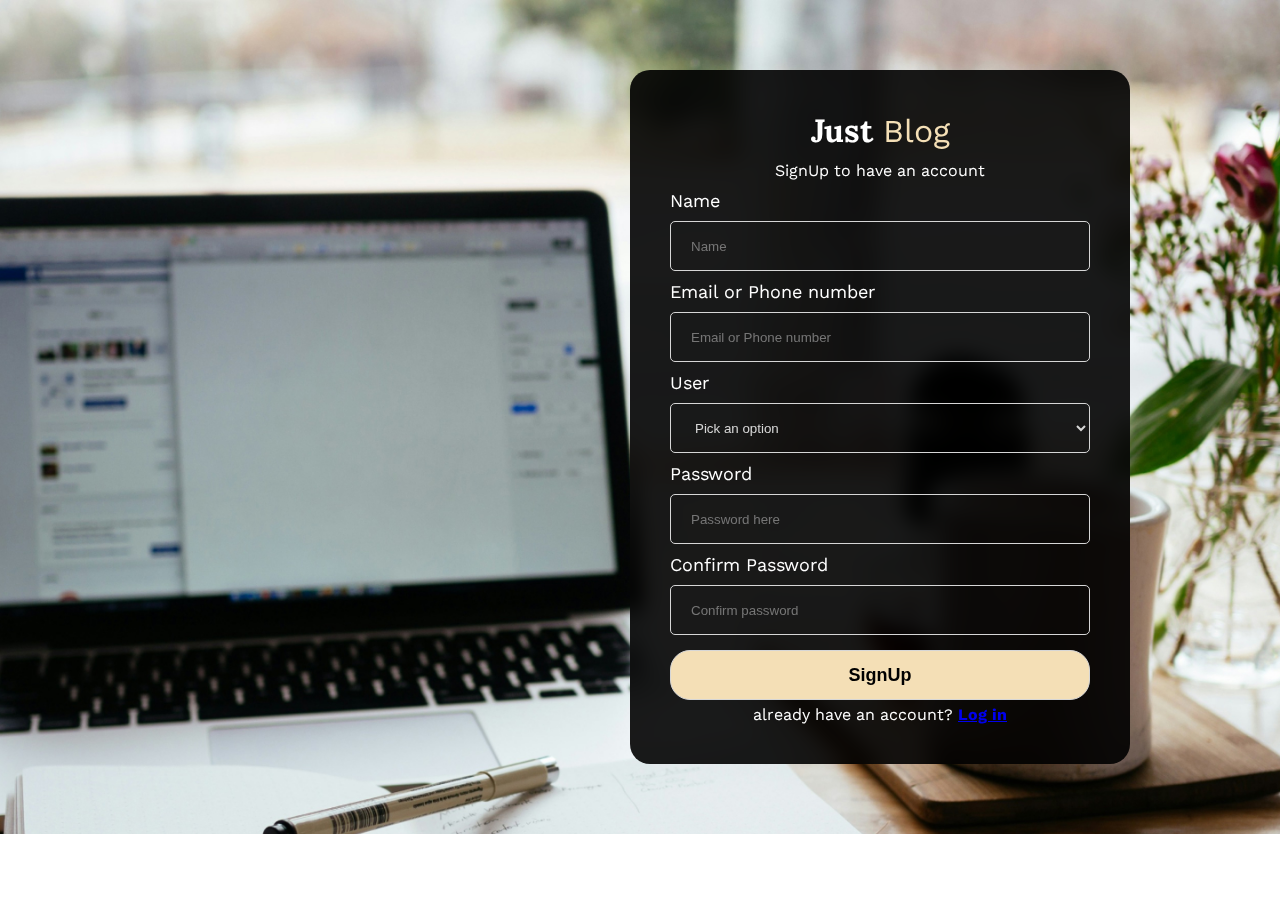
<file: index.html>
<!DOCTYPE html>
<html lang="en">
<head>
    <meta charset="UTF-8">
    <meta name="viewport" content="width=device-width, initial-scale=1.0">
    <title>Just Blog</title>
    <link rel="stylesheet" href="./styles/index.css">
    <link rel="preconnect" href="https://fonts.googleapis.com">
<link rel="preconnect" href="https://fonts.gstatic.com" crossorigin>
<link href="https://fonts.googleapis.com/css2?family=Work+Sans:ital,wght@0,100..900;1,100..900&display=swap" rel="stylesheet">
<link rel="preconnect" href="https://fonts.googleapis.com">
<link rel="preconnect" href="https://fonts.gstatic.com" crossorigin>
<link href="https://fonts.googleapis.com/css2?family=Poppins:ital,wght@0,100;0,200;0,300;0,400;0,500;0,600;0,700;0,800;0,900;1,100;1,200;1,300;1,400;1,500;1,600;1,700;1,800;1,900&display=swap" rel="stylesheet">
<link rel="preconnect" href="https://fonts.googleapis.com">
<link rel="preconnect" href="https://fonts.gstatic.com" crossorigin>
<link href="https://fonts.googleapis.com/css2?family=Lora:ital,wght@0,400..700;1,400..700&display=swap" rel="stylesheet">
</head>
<body>
    <div class="main-body-container">

        <div class="sign-up-box">

            <div class="head-text">
                <h1><span class="first-head-text">Just</span><span class="second-head-text">Blog</span></h1>
                <p class="third-head-text">SignUp to have an account</p>
            </div>

            <form action="">
             <div>
                <label class="block-label" for="name">Name</label>
             <input type="text" id="name" placeholder="Name">
             </div>
             <div>
                <label class="block-label" for="email">Email or Phone number</label>
             <input type="text" id="email" placeholder="Email or Phone number">
             </div>
             <div>
                <label class="block-label" for="user">User</label>
             <!-- <input type="text" id="user" placeholder="Pick an option"> -->

             <select name="user" id="user" >
                <option value="" disabled selected >Pick an option</option>
                <option value="bloggers">Bloggers</option>
                <option value="content creator">Content creator</option>
                <option value="reader">Reader</option>
                <option value="community Member">Community Member</option>
                <option value="small business owner">Small business owner</option>
                <option value="educator">Educator</option>
                <option value="student">Student</option>
                <option value="hobbyist">Hobbyist</option>
                <option value="journalist">Journalist</option>
                <option value="writer">Writer</option>
                <option value="influencer">Influencer</option>
                <option value="other">Other</option>
             </select>
             </div>
             <div>
                <label class="block-label" for="password">Password</label>
             <input type="password" id="password" placeholder="Password here">
             </div>
             <div>
                <label class="block-label" for="confirm" >Confirm Password</label>
             <input type="password" id="confirm" placeholder="Confirm password">
             </div>
            <div class="submit-div">
                <input type="submit" value="SignUp" class="submit-button">
                <p>already have an account? <span class="highlight-text"><a href="./pages/login.html">Log in</a></span></p>
            </div>
            </form>
        </div>
    </div>
    <script src="sign-up.js"></script>
</body>
</html>
</file>
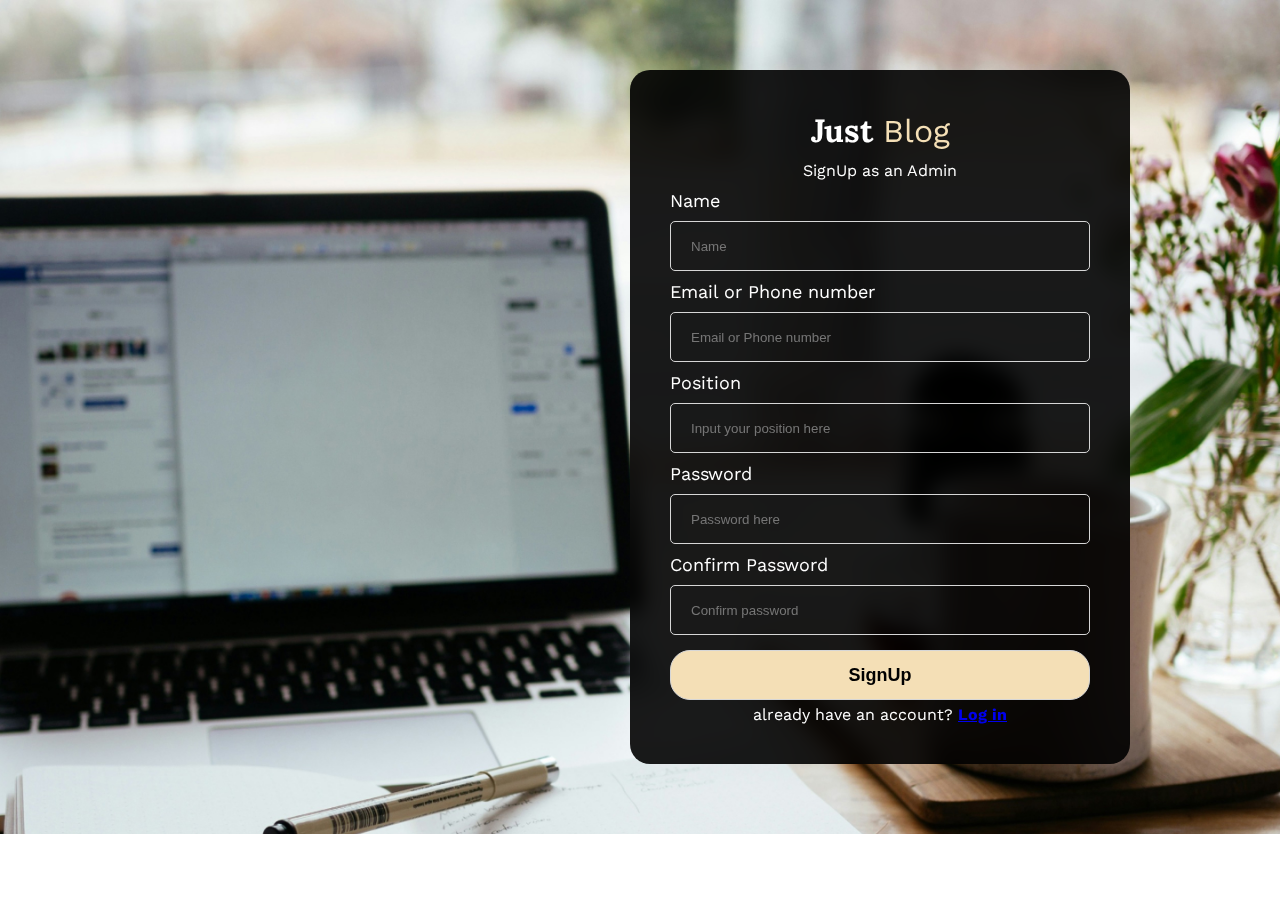
<file: pages/admin-signup.html>
<!DOCTYPE html>
<html lang="en">
<head>
    <meta charset="UTF-8">
    <meta name="viewport" content="width=device-width, initial-scale=1.0">
    <title>Just Blog</title>
    <link rel="stylesheet" href="../styles/index.css">
    <link rel="preconnect" href="https://fonts.googleapis.com">
<link rel="preconnect" href="https://fonts.gstatic.com" crossorigin>
<link href="https://fonts.googleapis.com/css2?family=Work+Sans:ital,wght@0,100..900;1,100..900&display=swap" rel="stylesheet">
<link rel="preconnect" href="https://fonts.googleapis.com">
<link rel="preconnect" href="https://fonts.gstatic.com" crossorigin>
<link href="https://fonts.googleapis.com/css2?family=Poppins:ital,wght@0,100;0,200;0,300;0,400;0,500;0,600;0,700;0,800;0,900;1,100;1,200;1,300;1,400;1,500;1,600;1,700;1,800;1,900&display=swap" rel="stylesheet">
<link rel="preconnect" href="https://fonts.googleapis.com">
<link rel="preconnect" href="https://fonts.gstatic.com" crossorigin>
<link href="https://fonts.googleapis.com/css2?family=Lora:ital,wght@0,400..700;1,400..700&display=swap" rel="stylesheet">
</head>
<body>
    <div class="main-body-container">

        <div class="sign-up-box">

            <div class="head-text">
                <h1><span class="first-head-text">Just</span><span class="second-head-text">Blog</span></h1>
                <p class="third-head-text">SignUp as an Admin</p>
            </div>

            <form action="">
             <div>
                <label class="block-label" for="name">Name</label>
             <input type="text" id="name" placeholder="Name">
             </div>
             <div>
                <label class="block-label" for="email">Email or Phone number</label>
             <input type="text" id="email" placeholder="Email or Phone number">
             </div>
             <div>
                <label class="block-label" for="position">Position</label>
             <input type="text" id="position" placeholder="Input your position here">
             </div>
             <div>
                <label class="block-label" for="password">Password</label>
             <input type="password" id="password" placeholder="Password here">
             </div>
             <div>
                <label class="block-label" for="confirm" >Confirm Password</label>
             <input type="password" id="confirm" placeholder="Confirm password">
             </div>
            <div class="submit-div">
                <input type="submit" value="SignUp" class="submit-button">
                <p>already have an account? <span class="highlight-text"><a href="../pages/login.html">Log in</a></span></p>
            </div>
            </form>
        </div>
    </div>
</body>
</html>
</file>
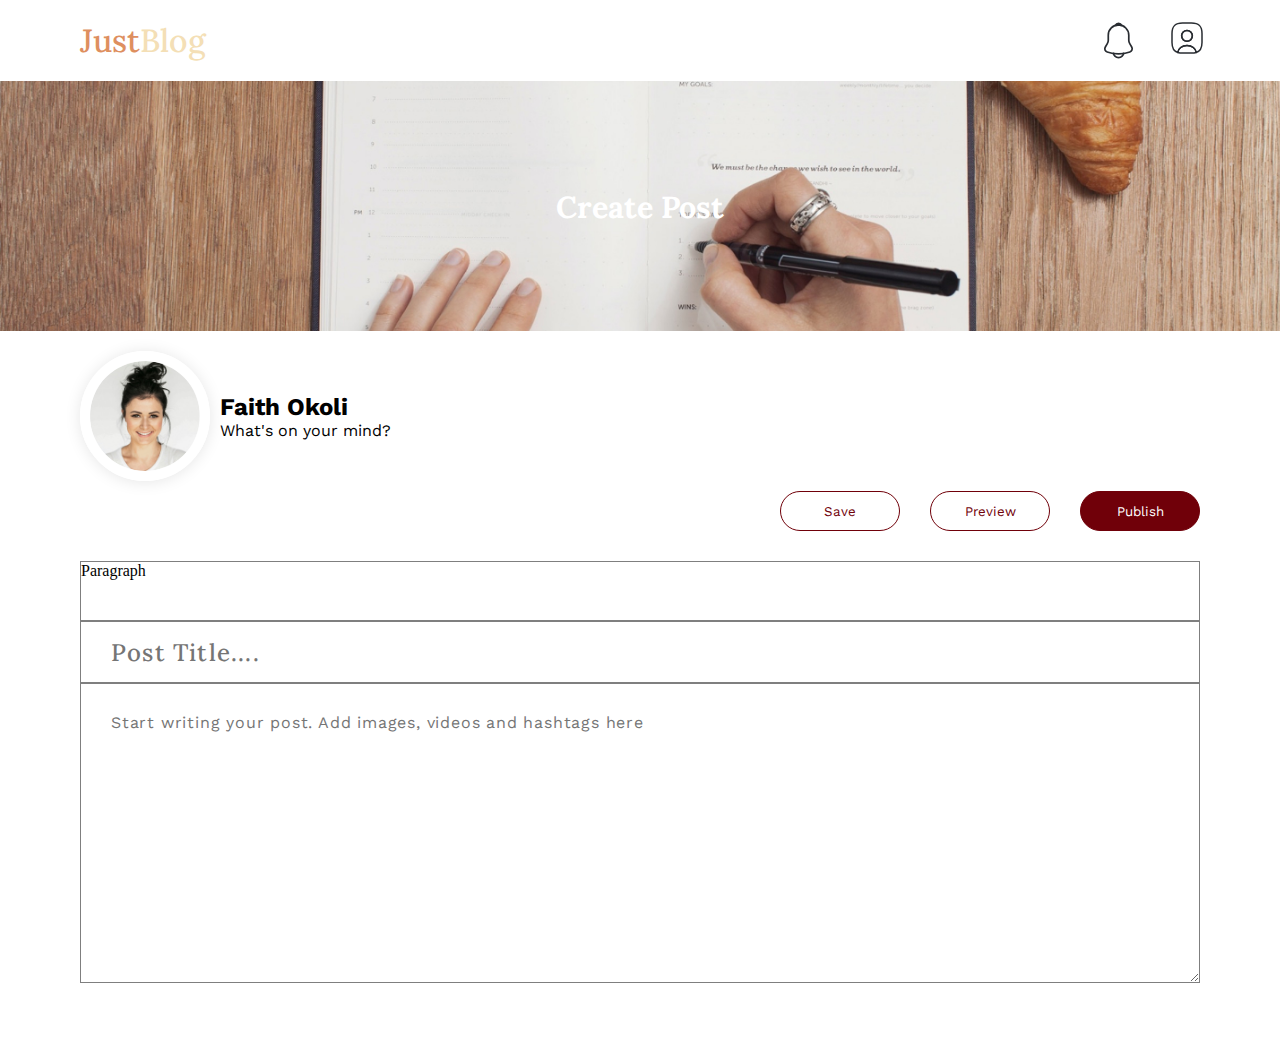
<file: pages/create-post.html>
<!DOCTYPE html>
<html lang="en">
<head>
    <meta charset="UTF-8">
    <meta name="viewport" content="width=device-width, initial-scale=1.0">
    <title>JustBlog</title>
    <link rel="stylesheet" href="../styles/create-post.css">
    <link rel="preconnect" href="https://fonts.googleapis.com">
<link rel="preconnect" href="https://fonts.gstatic.com" crossorigin>
<link href="https://fonts.googleapis.com/css2?family=Work+Sans:ital,wght@0,100..900;1,100..900&display=swap" rel="stylesheet">
<link rel="preconnect" href="https://fonts.googleapis.com">
<link rel="preconnect" href="https://fonts.gstatic.com" crossorigin>
<link href="https://fonts.googleapis.com/css2?family=Poppins:ital,wght@0,100;0,200;0,300;0,400;0,500;0,600;0,700;0,800;0,900;1,100;1,200;1,300;1,400;1,500;1,600;1,700;1,800;1,900&display=swap" rel="stylesheet">
<link rel="preconnect" href="https://fonts.googleapis.com">
<link rel="preconnect" href="https://fonts.gstatic.com" crossorigin>
<link href="https://fonts.googleapis.com/css2?family=Lora:ital,wght@0,400..700;1,400..700&display=swap" rel="stylesheet">
</head>
<body>
    <div class="main-body">

        <nav class="navbar">
            <h1><span class="just-text">Just</span><span class="blog-text">Blog</span></h1>
            <div class="notifications-box">
                <img src="../assets/notification.svg" alt="">
               <a href="../pages/profile-page.html"> <img src="../assets/vuesax/linear/user-square.svg" alt=""></a>
            </div>
        </nav>
        <div class="trees-bgrd">
            <!-- <img src="assets/Group 27.jpg" alt=""> -->
            
            <h3>Create Post</h3>
        </div>

        <div class="actual-content">

            <div class="profile-box">
                <img src="../assets/unsplash_IF9TK5Uy-KI.jpg" alt="profile-img" class="the-image">
                <div class="image-text">
                    <p class="first-img-text">Faith Okoli</p>
                    <p class="second-img-text">What's on your mind?</p>
                </div>
            </div>
            <div class="flex-end-btn">
                <button class="same">Save</button><button  class="same">Preview</button><button class="different">Publish</button>
            </div>

            <form action="" class="post-box">
                <div class="para-styling"> <p>Paragraph</p></div>
                <input type="text" placeholder="Post Title...." class="post-title">
                <textarea name="" id="" cols="30" rows="10" class="post-text" placeholder="Start writing your post. Add images, videos and hashtags here "></textarea>
            </form>
        </div>
    </div>
</body>
</html>
</file>
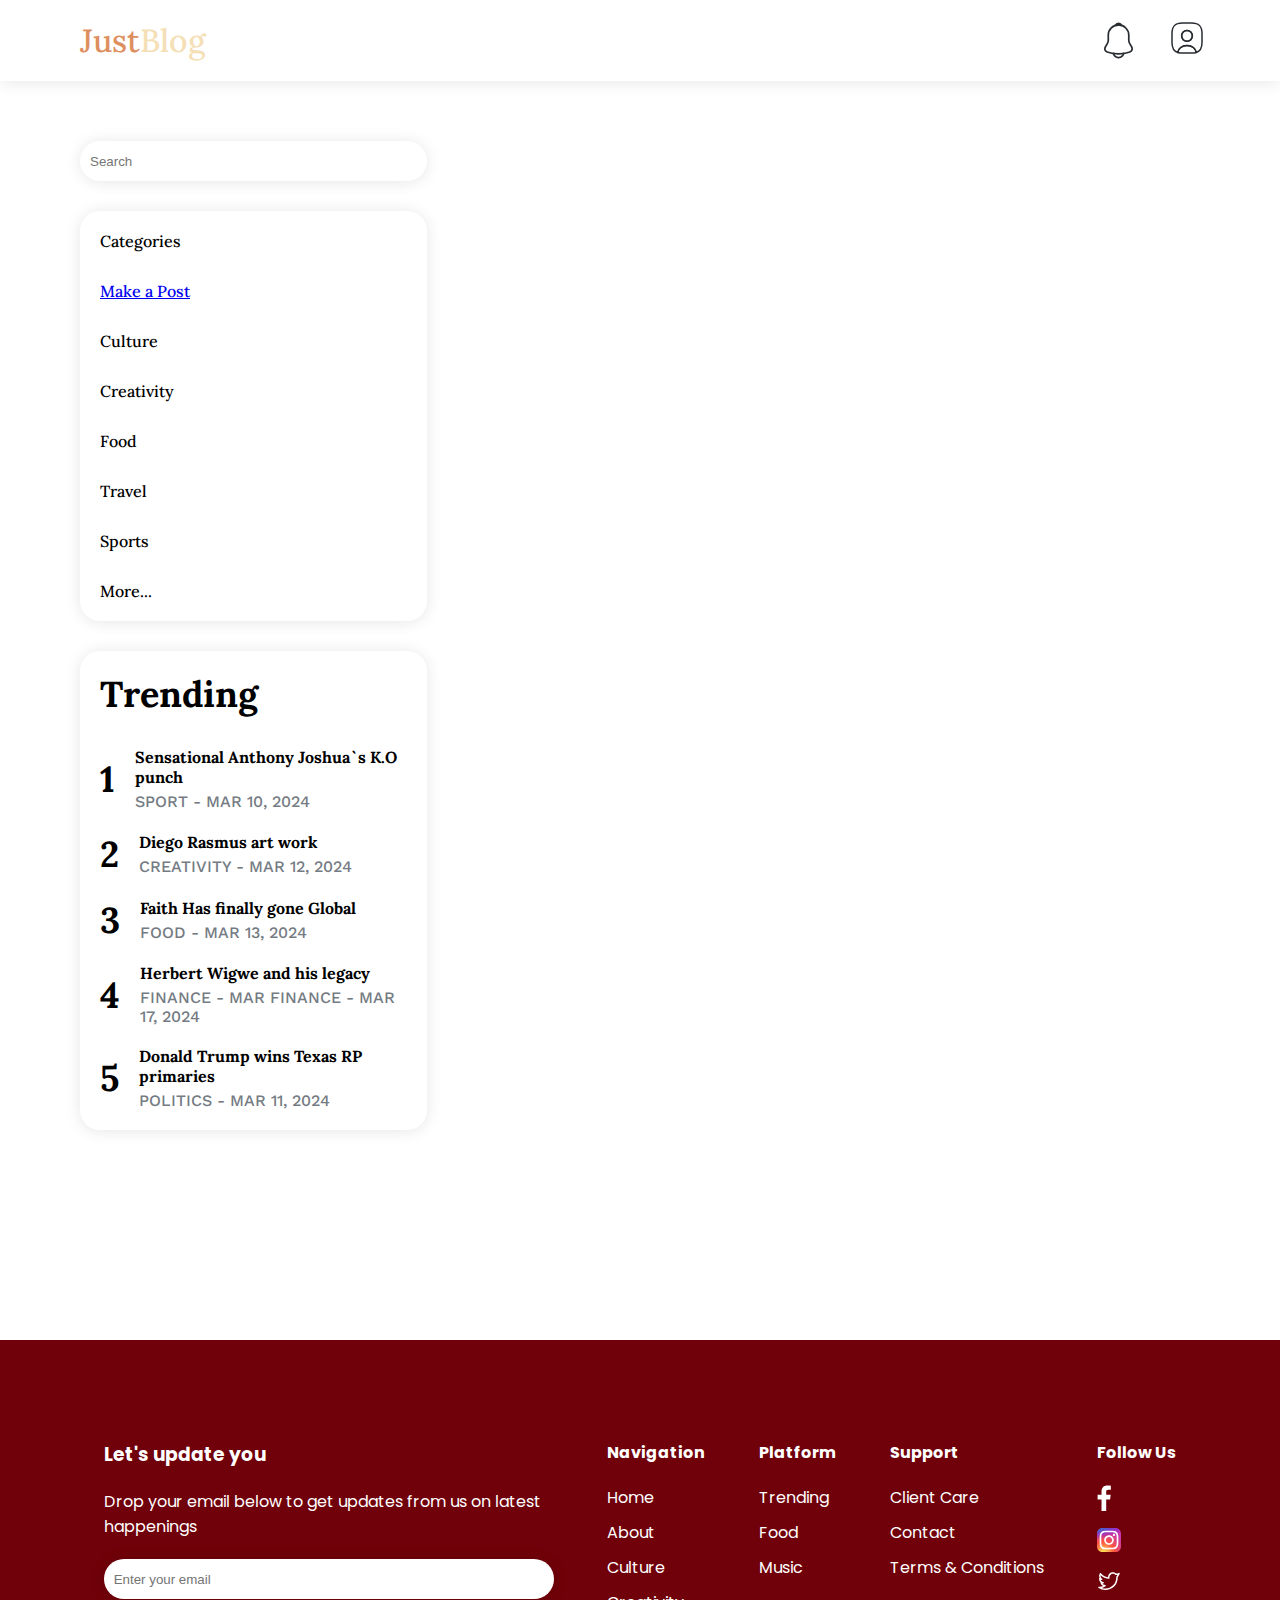
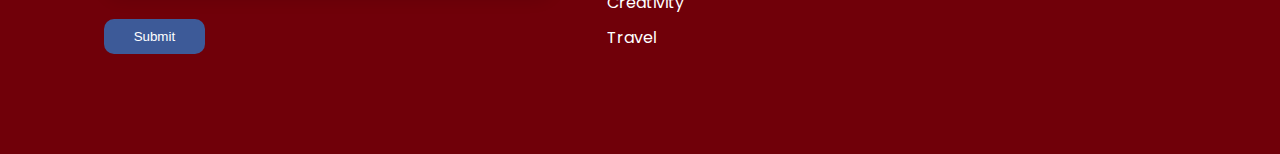
<file: pages/Dashboard.html>
<!DOCTYPE html>
<html lang="en">
<head>
    <meta charset="UTF-8">
    <meta name="viewport" content="width=device-width, initial-scale=1.0">
    <title>Just Blog</title>
    <link rel="stylesheet" href="../styles/dashboard.css">
    <link rel="preconnect" href="https://fonts.googleapis.com">
    <link rel="preconnect" href="https://fonts.gstatic.com" crossorigin>
    <link href="https://fonts.googleapis.com/css2?family=Work+Sans:ital,wght@0,100..900;1,100..900&display=swap" rel="stylesheet">
    <link rel="preconnect" href="https://fonts.googleapis.com">
    <link rel="preconnect" href="https://fonts.gstatic.com" crossorigin>
    <link href="https://fonts.googleapis.com/css2?family=Poppins:ital,wght@0,100;0,200;0,300;0,400;0,500;0,600;0,700;0,800;0,900;1,100;1,200;1,300;1,400;1,500;1,600;1,700;1,800;1,900&display=swap" rel="stylesheet">
    <link rel="preconnect" href="https://fonts.googleapis.com">
    <link rel="preconnect" href="https://fonts.gstatic.com" crossorigin>
    <link href="https://fonts.googleapis.com/css2?family=Lora:ital,wght@0,400..700;1,400..700&display=swap" rel="stylesheet">
</head>
<body>
    <div class="main-body-content">

        <nav class="navbar">
            <h1><span class="just-text">Just</span><span class="blog-text">Blog</span></h1>
            <div class="notifications-box">
                <img src="../assets/notification.svg" alt="">
               <a href="../pages/profile-page.html"> <img src="../assets/vuesax/linear/user-square.svg" alt=""></a>
            </div>
        </nav>


        <div class="actual-container">
            <section class="first-grid">
                <div class="search-cont">
                    <input type="text" placeholder="Search" class="search-text">
                    <div class="hamburg-svg"><img src="../assets/menu.svg" alt="hamburger-menu"></div>
                </div>
               
                <ul class="list-elements">
                    <li>Categories</li>
                    <a href="../pages/create-post.html"><li>Make a Post</li></a>
                    <li>Culture</li>
                    <li>Creativity</li>
                    <li>Food</li>
                    <li>Travel</li>
                    <li>Sports</li>
                    <li>More...</li>
                </ul>

                <div class="trending-box">
                    <p class="numbered">Trending</p>
                    <ul>
                        <li>
                            <p class="numbered">1</p>
                            <div>
                                <p class="strengthened-text">Sensational Anthony Joshua`s K.O punch</p>
                                <p class="light-text">SPORT - MAR 10, 2024</p>
                            </div>
                        </li>
                        <li>
                            <p class="numbered">2</p>
                            <div>
                                <p class="strengthened-text">Diego Rasmus art work </p>
                                <p class="light-text">CREATIVITY - MAR 12, 2024</p>
                            </div>
                        </li>
                        <li>
                            <p class="numbered">3</p>
                            <div>
                                <p class="strengthened-text">Faith Has finally gone Global</p>
                                <p class="light-text">FOOD - MAR 13, 2024</p>
                            </div>
                        </li>
                        <li>
                            <p class="numbered">4</p>
                            <div>
                                <p class="strengthened-text">Herbert Wigwe and his legacy</p>
                                <p class="light-text">FINANCE - MAR FINANCE - MAR 17, 2024</p>
                            </div>
                        </li>
                        <li>
                            <p class="numbered">5</p>
                            <div>
                                <p class="strengthened-text">Donald Trump wins Texas RP primaries</p>
                                <p class="light-text">POLITICS - MAR 11, 2024</p>
                            </div>
                        </li>
                    </ul>
                </div>
            </section>


            <section class="second-grid" id="second-grid">

                <!-- <div class="blog-contents">
                    <img src="assets/Rectangle 7.jpg" alt="" class="blog-desk-img">
                    <div class="other-sects">
                        <p class="section">Food</p>
                        <p class="headline">Faith has finally gone global</p>
                        <p class="about">With unwavering determination, Faith rose through the ranks of the culinary world.....</p>
                        <div>
                            <button class="read-btn">Read more</button>
                           </div>
                    </div>
                </div>
                <div class="blog-contents">
                    <img src="assets/Rectangle 10.jpg" alt="" class="blog-desk-img">
                    <div class="other-sects">
                        <p class="section">Sport</p>
                        <p class="headline">Sensational Anthony Joshua’s K.O punch</p>
                        <p class="about">Anthony Joshua’s victory over Francis Ngannou electrified the world of combat sports.....</p>
                        <div>
                            <button class="read-btn">Read more</button>
                           </div>
                    </div>
                </div>
               <div class="blog-contents">
                    <img src="assets/Rectangle 11.jpg" alt="" class="blog-desk-img">
                    <div class="other-sects">
                        <p class="section">ARTS AND CREATIVITY</p>
                        <p class="headline">Diego Rasmus art work </p>
                        <p class="about">From the bustling streets of his small hometown to the grand galleries of the world's capitals......</p>
                        <div>
                            <button class="read-btn">Read more</button>
                           </div>
                    </div>
                </div>
                <div class="blog-contents">
                    <img src="assets/Rectangle 10 (1).jpg" alt="" class="blog-desk-img">
                    <div class="other-sects">
                        <p class="section">POLITICS</p>
                        <p class="headline">Trump wins Texas primaries</p>
                        <p class="about">Donald trump has swept all republican primaries ticket with a landslide victory.....</p>
                        <div>
                            <button class="read-btn">Read more</button>
                           </div>
                    </div>
                </div>
                <div class="blog-contents">
                    <img src="assets/Rectangle 10 (2).jpg" alt="" class="blog-desk-img">
                    <div class="other-sects">
                        <p class="section">EDUCATION</p>
                        <p class="headline">Nigerian student loan update</p>
                        <p class="about">Nigerian govt postpones launch of students loan indefinitelyy.....</p>
                        <div>
                            <button class="read-btn">Read more</button>
                           </div>
                    </div>
                </div>
                <div class="blog-contents">
                    <img src="assets/Rectangle 10 (3).jpg" alt="" class="blog-desk-img">
                    <div class="other-sects">
                        <p class="section">SPORT</p>
                        <p class="headline">Sarri resigns as lazio`s coach</p>
                        <p class="about">Maurizio Sarri has resigned from his role as manager at Serie A side Lazio Roma after 5th defeat in a row.....</p>
                        <div>
                            <button class="read-btn">Read more</button>
                           </div>
                    </div>
                </div>
                <div class="blog-contents">
                    <img src="assets/Rectangle 7.jpg" alt="" class="blog-desk-img">
                    <div class="other-sects">
                        <p class="section">Food</p>
                        <p class="headline">Faith has finally gone global</p>
                        <p class="about">With unwavering determination, Faith rose through the ranks of the culinary world.....</p>
                        <div>
                            <button class="read-btn">Read more</button>
                           </div>
                    </div>
                </div>
                <div class="blog-contents">
                    <img src="assets/Rectangle 7.jpg" alt="" class="blog-desk-img">
                    <div class="other-sects">
                        <p class="section">Food</p>
                        <p class="headline">Faith has finally gone global</p>
                        <p class="about">With unwavering determination, Faith rose through the ranks of the culinary world.....</p>
                        <div>
                            <button class="read-btn">Read more</button>
                           </div>
                    </div>
                </div>  -->
            </section>
        </div>
    </div>
    <footer class="footer">
        <div class="first-footer">
            <h3>Let's update you</h3>
            <p>Drop your email below to get updates from us on latest happenings</p>
            <input type="email" name="" id="" placeholder="Enter your email" class="search-text">
           <div>
            <button class="footer-btn">Submit</button>
           </div>
        </div>

        <div>
            <p class="footer-strong">Navigation</p>
            <ul>
                <li>Home</li>
                <li>About</li>
                <li>Culture</li>
                <li>Creativity</li>
                <li>Travel</li>
            </ul>
        </div>
        <div>
            <p class="footer-strong">Platform</p>
            <ul>
                <li>Trending</li>
                <li>Food</li>
                <li>Music</li>
            </ul>
        </div>
        <div>
            <p class="footer-strong">Support</p>
            <ul>
                <li>Client Care</li>
                <li>Contact</li>
                <li>Terms & Conditions</li>
            </ul>
        </div>
        <div>
            <p class="footer-strong">Follow Us</p>
            <ul>
                <li><img src="../assets/Messages/fb.svg" alt="facebook"></li>
                <li><img src="../assets/skill-icons_instagram.svg" alt="instagram"></li>
                <li><img src="../assets/Messages/basil_twitter-outline.svg" alt=""></li>
            </ul>
        </div>

    </footer>
    <script src="../mine.js"></script>
</body>
</html>
</file>
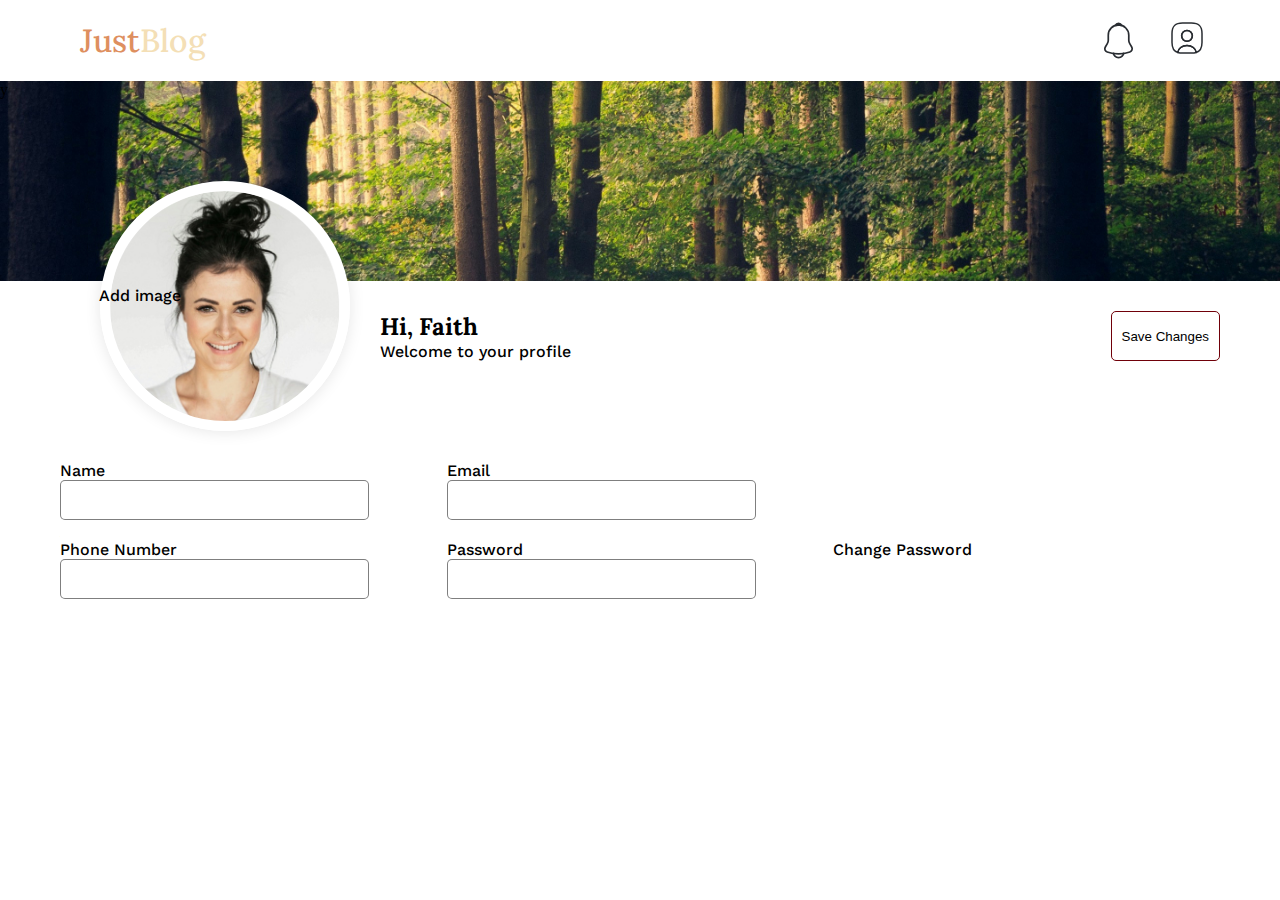
<file: pages/edit-profile.html>
<!DOCTYPE html>
<html lang="en">
<head>
    <meta charset="UTF-8">
    <meta name="viewport" content="width=device-width, initial-scale=1.0">
    <title>Just Blog</title>
    <link rel="stylesheet" href="../styles/profilepage.css">
    <link rel="preconnect" href="https://fonts.googleapis.com">
<link rel="preconnect" href="https://fonts.gstatic.com" crossorigin>
<link href="https://fonts.googleapis.com/css2?family=Work+Sans:ital,wght@0,100..900;1,100..900&display=swap" rel="stylesheet">
<link rel="preconnect" href="https://fonts.googleapis.com">
<link rel="preconnect" href="https://fonts.gstatic.com" crossorigin>
<link href="https://fonts.googleapis.com/css2?family=Poppins:ital,wght@0,100;0,200;0,300;0,400;0,500;0,600;0,700;0,800;0,900;1,100;1,200;1,300;1,400;1,500;1,600;1,700;1,800;1,900&display=swap" rel="stylesheet">
<link rel="preconnect" href="https://fonts.googleapis.com">
<link rel="preconnect" href="https://fonts.gstatic.com" crossorigin>
<link href="https://fonts.googleapis.com/css2?family=Lora:ital,wght@0,400..700;1,400..700&display=swap" rel="stylesheet">
</head>
<body>
    <div class="main-body-container">

        <nav class="navbar">
            <h1><span class="just-text">Just</span><span class="blog-text">Blog</span></h1>
            <div class="notifications-box">
                <img src="../assets/notification.svg" alt="">
                <a href="../pages/profile-page.html"> <img src="../assets/vuesax/linear/user-square.svg" alt=""></a>
            </div>
        </nav>
        <div class="trees-bgrd">
            <!-- <img src="assets/Group 27.jpg" alt=""> -->
            y
        </div>
        <div class="main-body">
            <div class="image-cont">
               <div>
                <p>Add image</p>
                <input type="file" name="" id="" class="image-file">  
               </div>
            </div>
           

            <div class="welcome-text">
                <div>
                    <h2>Hi, Faith</h2>
                    <p>Welcome to your profile</p>
                </div>
                <button class="changes-btn">Save Changes</button>
            </div>

            <form action="">
                <section class="grid">
                    <div>
                        <label for="name">Name</label>
                        <input type="text" id="name">
                    </div>
                    <div>
                        <label for="email">Email</label>
                        <input type="text" id="email">
                    </div>
                    <div>
                    </div>
                    <div>
                        <label for="number">Phone Number</label>
                        <input type="number" id="number">
                    </div>
                    <div>
                        <label for="password">Password</label>
                        <input type="password" id="password">
                    </div>
                    
                    <div><p>Change Password</p></div>
                </section>
            </form>
        </div>
    </div>
</body>
</html>
</file>
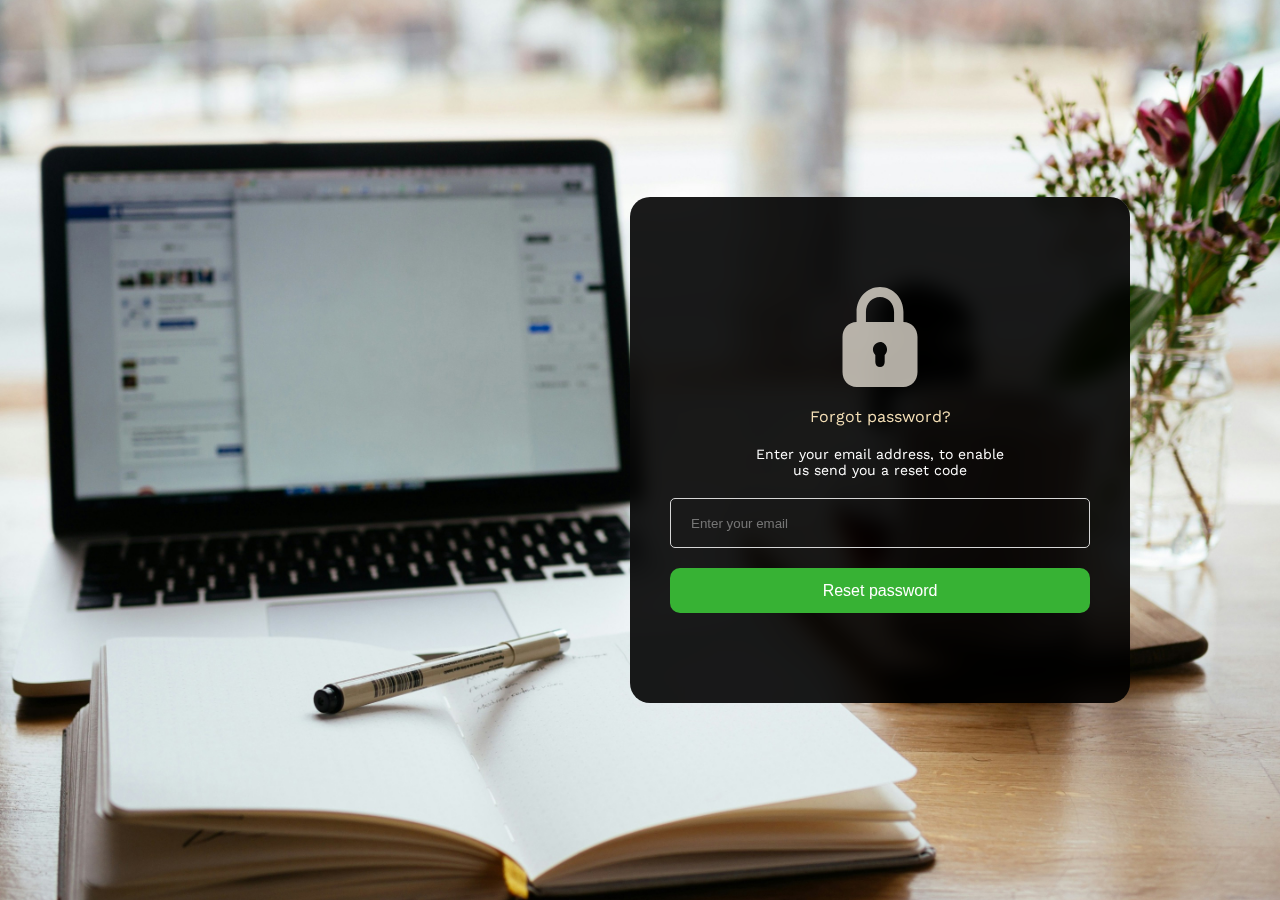
<file: pages/forgot-password.html>
<!DOCTYPE html>
<html lang="en">
<head>
    <meta charset="UTF-8">
    <meta name="viewport" content="width=device-width, initial-scale=1.0">
    <title>Just Blog</title>
    <link rel="stylesheet" href="../styles/login.css">
    <link rel="preconnect" href="https://fonts.gstatic.com" crossorigin>
<link href="https://fonts.googleapis.com/css2?family=Work+Sans:ital,wght@0,100..900;1,100..900&display=swap" rel="stylesheet">
<link rel="preconnect" href="https://fonts.googleapis.com">
<link rel="preconnect" href="https://fonts.gstatic.com" crossorigin>
<link href="https://fonts.googleapis.com/css2?family=Poppins:ital,wght@0,100;0,200;0,300;0,400;0,500;0,600;0,700;0,800;0,900;1,100;1,200;1,300;1,400;1,500;1,600;1,700;1,800;1,900&display=swap" rel="stylesheet">
<link rel="preconnect" href="https://fonts.googleapis.com">
<link rel="preconnect" href="https://fonts.gstatic.com" crossorigin>
<link href="https://fonts.googleapis.com/css2?family=Lora:ital,wght@0,400..700;1,400..700&display=swap" rel="stylesheet">
</head>
<body>
    <div class="main-body-container">

        <div class="forgot-password-box">

         <div class="first-box">
            <img src="../assets/Vector (3).svg" alt="">
            <h4 class="second-head-text">Forgot password?</h4>
            <p class="password-para">Enter your email address, to enable us send you a reset code</p>
         </div>

        <form action="" class="form">
            <input type="text" placeholder="Enter your email" class="input-button">

            <input type="submit" value="Reset password" class="reset-password-button">
        </form>
        </div>

    </div>
</body>
</html>
</file>
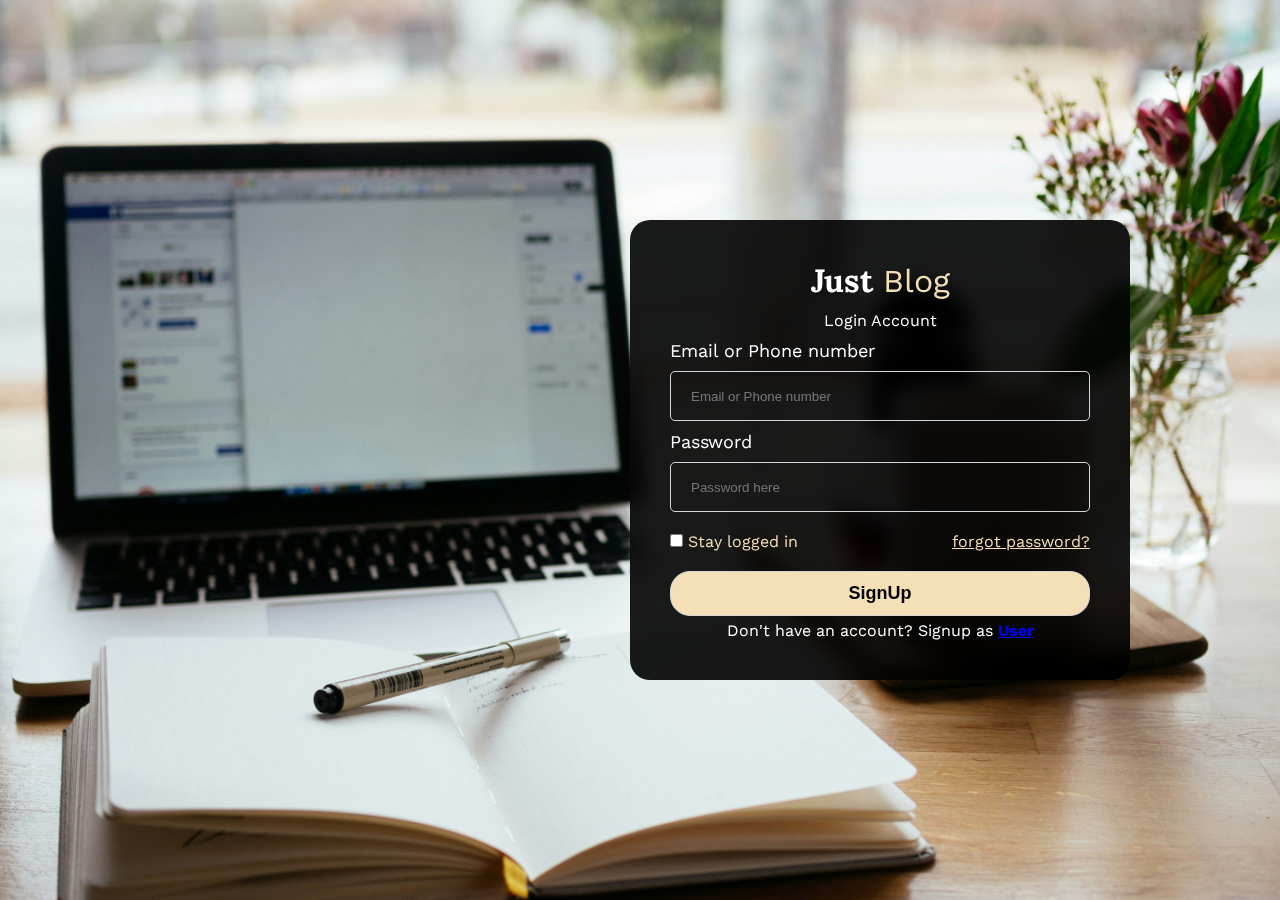
<file: pages/login.html>
<!DOCTYPE html>
<html lang="en">
<head>
    <meta charset="UTF-8">
    <meta name="viewport" content="width=device-width, initial-scale=1.0">
    <title>Just Blog</title>
    <link rel="stylesheet" href="../styles/login.css">
    <link rel="preconnect" href="https://fonts.gstatic.com" crossorigin>
<link href="https://fonts.googleapis.com/css2?family=Work+Sans:ital,wght@0,100..900;1,100..900&display=swap" rel="stylesheet">
<link rel="preconnect" href="https://fonts.googleapis.com">
<link rel="preconnect" href="https://fonts.gstatic.com" crossorigin>
<link href="https://fonts.googleapis.com/css2?family=Poppins:ital,wght@0,100;0,200;0,300;0,400;0,500;0,600;0,700;0,800;0,900;1,100;1,200;1,300;1,400;1,500;1,600;1,700;1,800;1,900&display=swap" rel="stylesheet">
<link rel="preconnect" href="https://fonts.googleapis.com">
<link rel="preconnect" href="https://fonts.gstatic.com" crossorigin>
<link href="https://fonts.googleapis.com/css2?family=Lora:ital,wght@0,400..700;1,400..700&display=swap" rel="stylesheet">
</head>
<body>
    <div class="main-body-container">

        <div class="login-box">

            <div class="head-text">
                <h1><span class="first-head-text">Just</span><span class="second-head-text">Blog</span></h1>
                <p class="third-head-text">Login Account</p>
            </div>

            <form action="">

                <div>
                    <label class="block-label" for="email">Email or Phone number</label>
                 <input type="text" id="email" placeholder="Email or Phone number" class="input-button">
                 </div>

                 <div>
                    <label class="block-label" for="password">Password</label>
                 <input type="password" id="password" placeholder="Password here" class="input-button">
                 </div>

                 <div class="checkbox-div">

                    <div >
                        <input type="checkbox" name="logged-in" id="logged-in" class="checkbox">
                        <label for="logged-in">Stay logged in</label>
                    </div>
                    <p><a href="../pages/forgot-password.html" class="link-one">forgot password?</a></p>
                 </div>

                 <div class="submit-div">
                    <input type="submit" value="SignUp" class="submit-button">
                    <p>Don't have an account? Signup as <span class="highlight-text"><a href="../index.html">User</a></span></p>
                </div>
            </form>
        </div>

    </div>
</body>
</html>
</file>
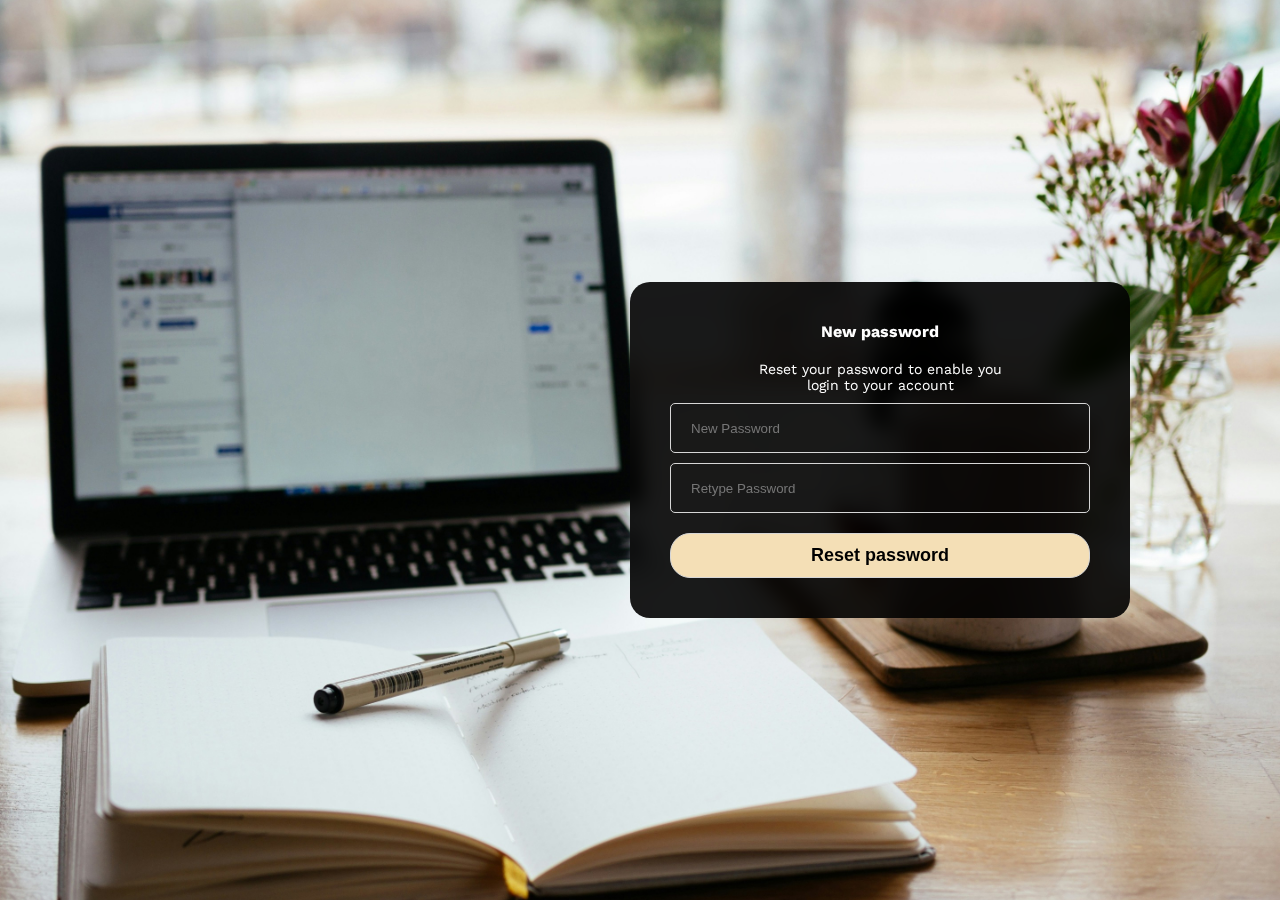
<file: pages/new-password.html>
<!DOCTYPE html>
<html lang="en">
<head>
    <meta charset="UTF-8">
    <meta name="viewport" content="width=device-width, initial-scale=1.0">
    <title>Just Blog</title>
    <link rel="stylesheet" href="../styles/login.css">
    <link rel="preconnect" href="https://fonts.gstatic.com" crossorigin>
<link href="https://fonts.googleapis.com/css2?family=Work+Sans:ital,wght@0,100..900;1,100..900&display=swap" rel="stylesheet">
<link rel="preconnect" href="https://fonts.googleapis.com">
<link rel="preconnect" href="https://fonts.gstatic.com" crossorigin>
<link href="https://fonts.googleapis.com/css2?family=Poppins:ital,wght@0,100;0,200;0,300;0,400;0,500;0,600;0,700;0,800;0,900;1,100;1,200;1,300;1,400;1,500;1,600;1,700;1,800;1,900&display=swap" rel="stylesheet">
<link rel="preconnect" href="https://fonts.googleapis.com">
<link rel="preconnect" href="https://fonts.gstatic.com" crossorigin>
<link href="https://fonts.googleapis.com/css2?family=Lora:ital,wght@0,400..700;1,400..700&display=swap" rel="stylesheet">
</head>
<body>
    <div class="main-body-container">

        <div class="login-box">
            <div class="first-box">
                <h4>New password</h4>
                <p class="password-para">
                    Reset your password to enable you login to your account
                </p>
            </div>
          
            <form action="">

                <div>
                  
                 <div>
                   
                 <input type="password" id="password" placeholder="New Password" class="input-button">
                 <input type="password" id="password" placeholder="Retype Password" class="input-button">
                 </div>

                

                 <div class="submit-div">
                    <input type="submit" value="Reset password" class="submit-button">
                </div>
            </form>
        </div>

    </div>
</body>
</html>
</file>
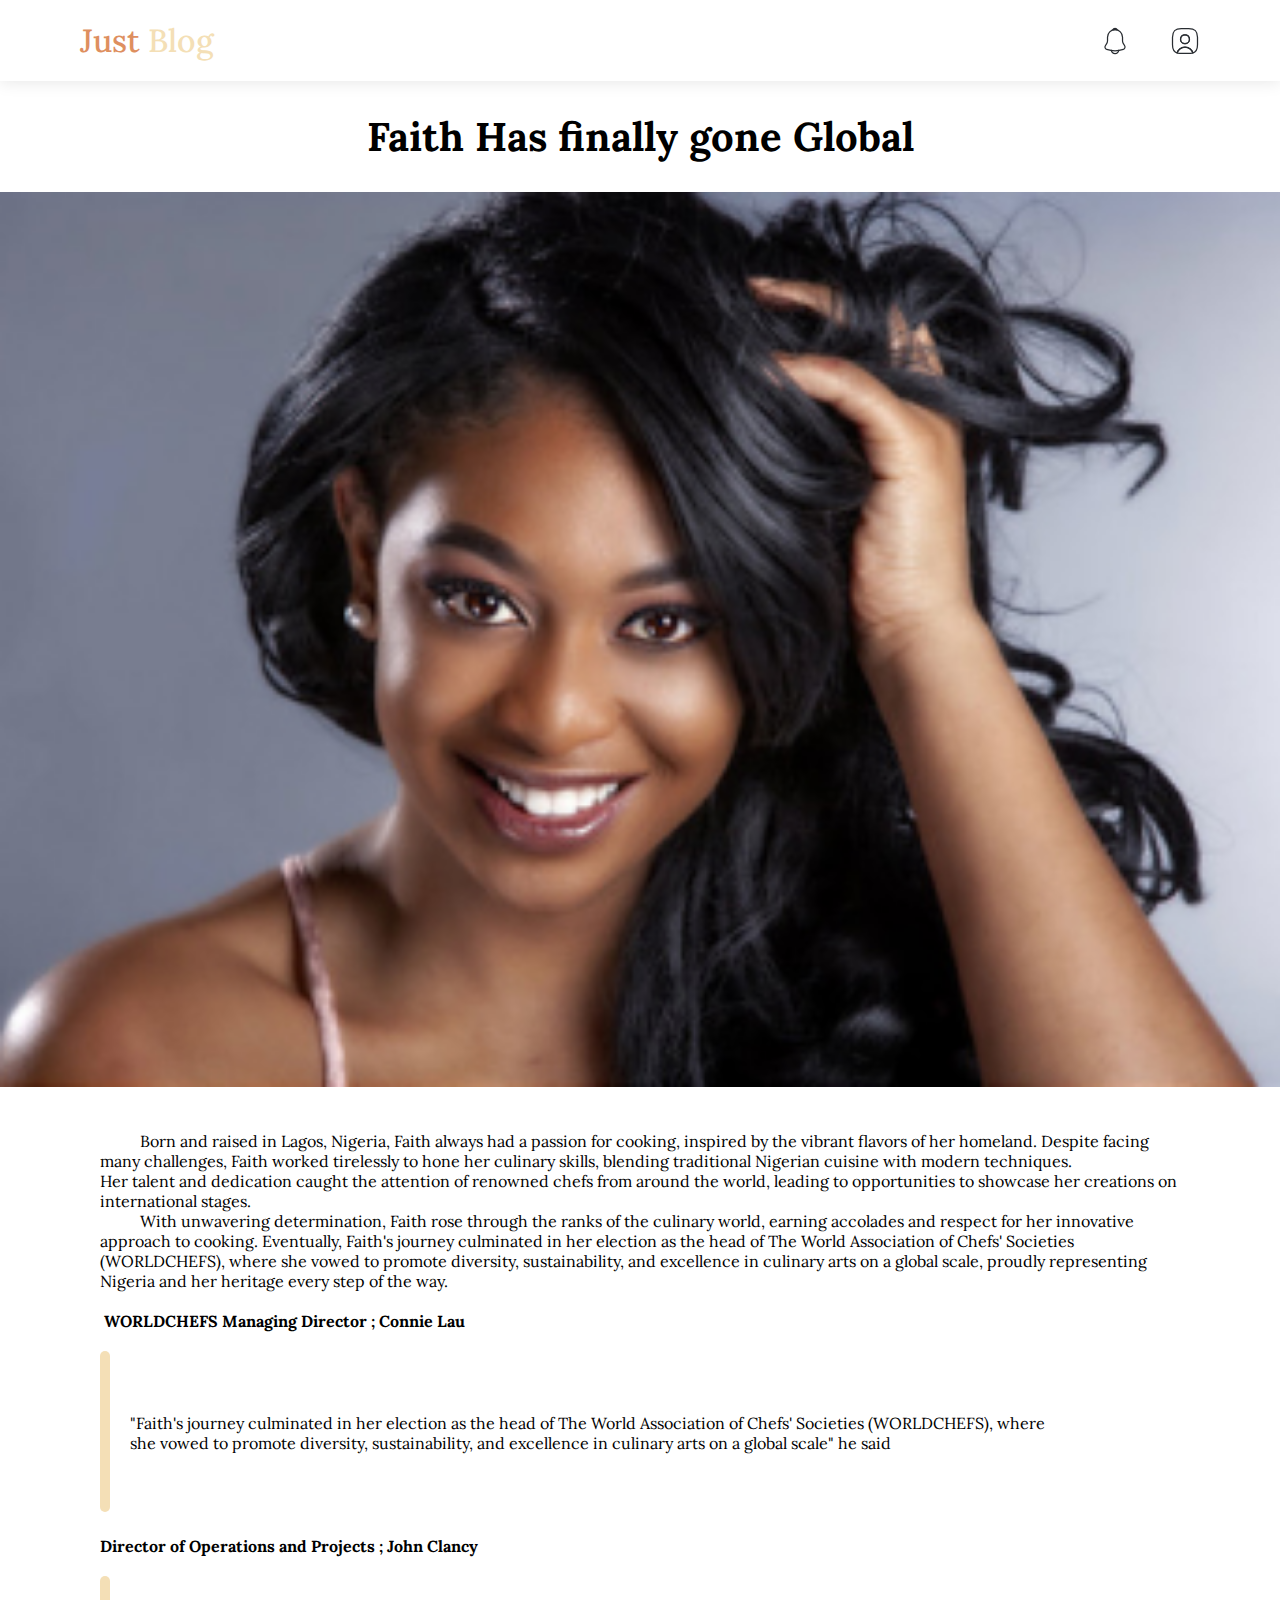
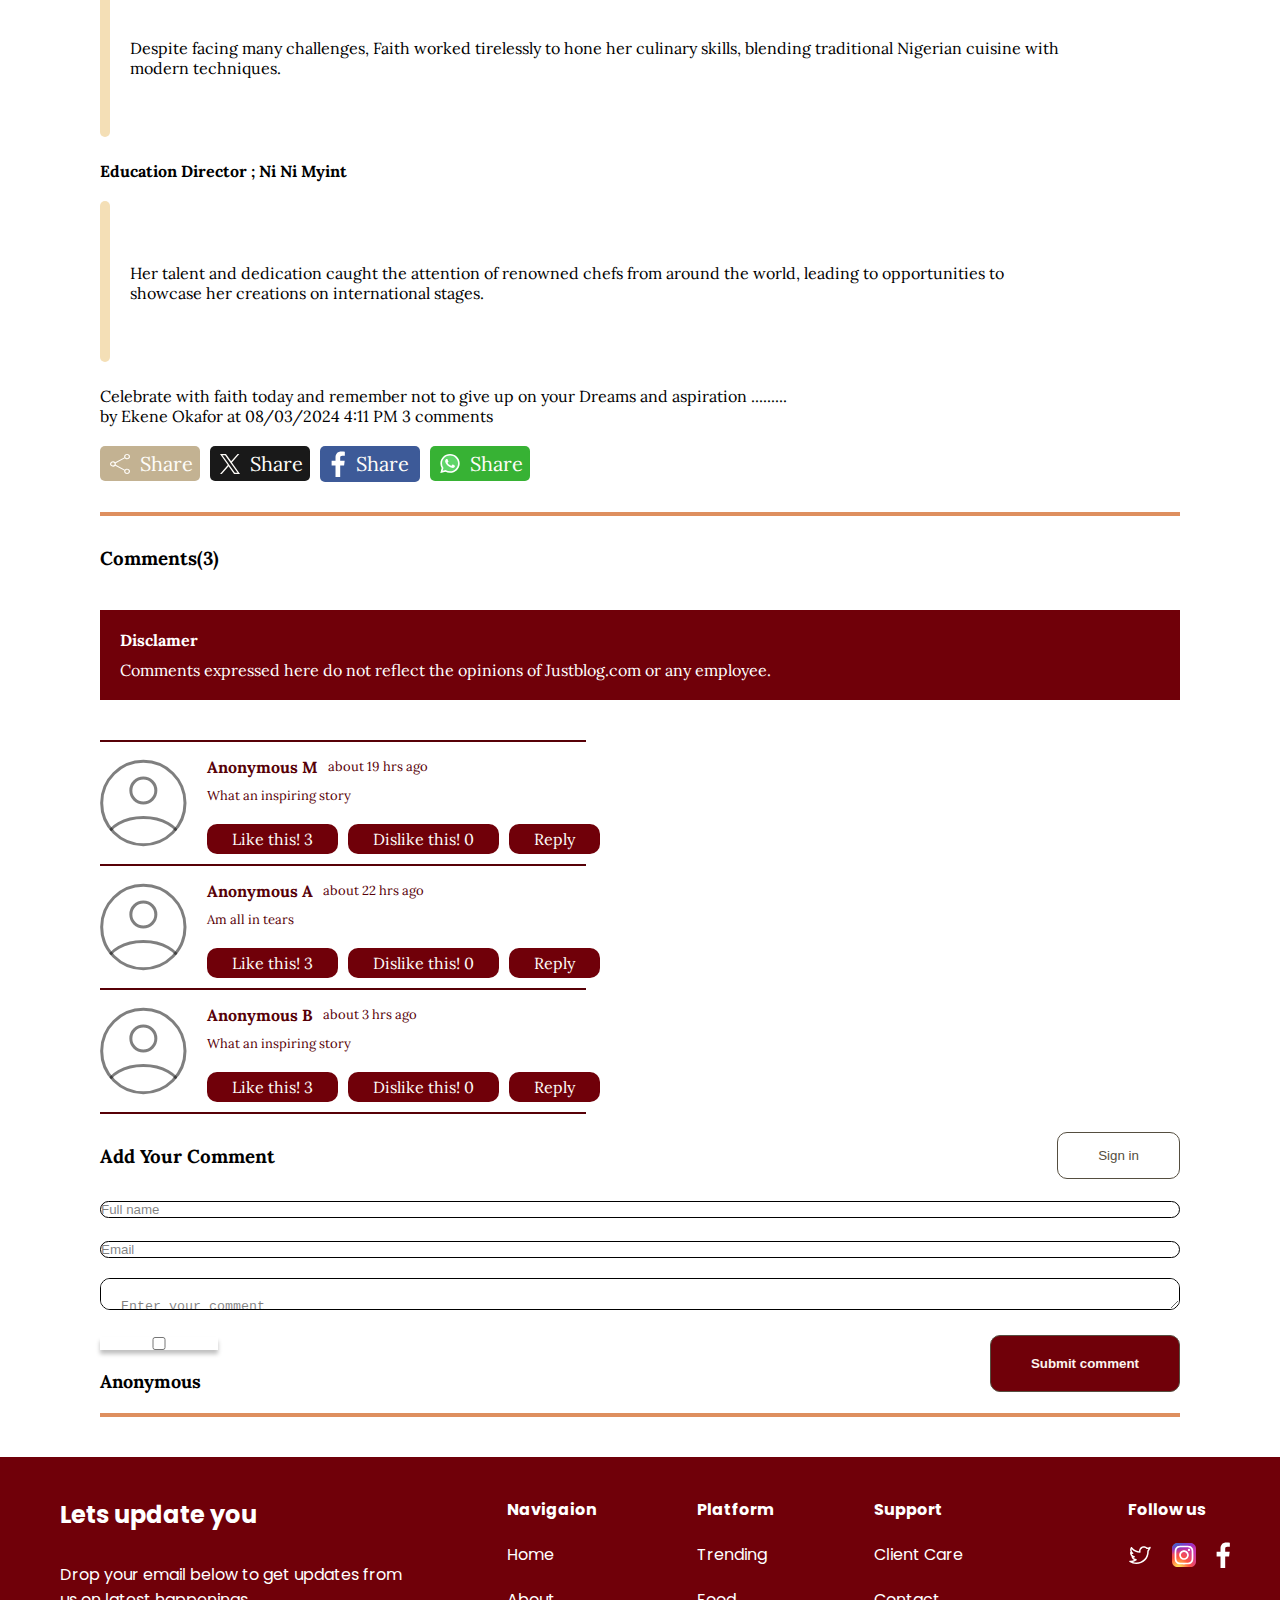
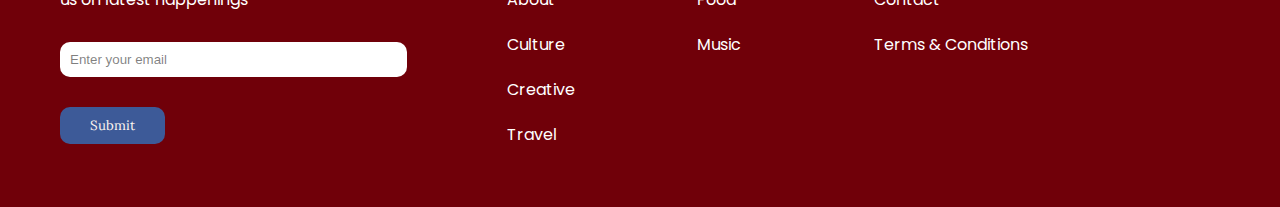
<file: pages/page.html>
<!DOCTYPE html>
<html lang="en">
  <head>
    <meta charset="UTF-8" />
    <meta name="viewport" content="width=device-width, initial-scale=1.0" />
    <link rel="preconnect" href="https://fonts.googleapis.com" />
    <link rel="preconnect" href="https://fonts.gstatic.com" crossorigin />
    <link rel="preconnect" href="https://fonts.googleapis.com" />
    <link rel="preconnect" href="https://fonts.gstatic.com" crossorigin />
    <link rel="stylesheet" href="../styles/page.css">
    <link
      href="https://fonts.googleapis.com/css2?family=Inter:slnt,wght@-10..0,700&family=Lora:ital,wght@0,400..700;1,400..700&family=Open+Sans:wght@300..800&family=Poppins:ital,wght@0,100;0,200;0,300;0,400;0,500;0,600;0,700;0,800;0,900;1,100;1,200;1,300;1,400;1,500;1,600;1,700;1,800;1,900&family=Work+Sans:ital,wght@0,100..900;1,100..900&display=swap"
      rel="stylesheet"
    />
    <title>JustBlog</title>
  </head>
  <body>
    <div class="container">
      <nav>
        <div class="nav-logo">
          <p>just <span>blog</span></p>
        </div>
        <div class="nav-icon">
          <img src="/assets/notification.svg" alt="notification_icon" />
          <img src="/assets/vuesax/linear/user-square.svg" alt="user_icon" />
        </div>
      </nav>
      <main>
        <div class="hero">
          <h1>Faith Has finally gone Global</h1>
          <img src="/assets/Rectangle 7.jpg" alt="faith's_image" />
        </div>
        <div class="article">
          <div class="indent_p" >
            <p class="article_p">
              Born and raised in Lagos, Nigeria, Faith always had a passion for cooking, inspired by the vibrant flavors of her homeland.
              Despite facing many challenges, Faith worked tirelessly to hone her culinary skills, blending traditional Nigerian cuisine with modern techniques.              
            </p>
          </div>
          <div class="no_indent_p">
            <p>
              Her talent and dedication caught the attention of renowned chefs from around the world, leading to opportunities to showcase her creations on international stages.
            </p>
          </div>
          <div class="indent_p">
            <p class="article_p">
              With unwavering determination, Faith rose through the ranks of the culinary world, earning accolades and respect for her innovative approach to cooking.
              Eventually, Faith's journey culminated in her election as the head of The World Association of Chefs' Societies (WORLDCHEFS), where she vowed to promote diversity, sustainability, and excellence in culinary arts on a global scale, proudly representing Nigeria and her heritage every step of the way.
            </p>
          </div>
          <div class="text">
            <h4> WORLDCHEFS Managing Director ; Connie Lau</h4>
            <div class="inner_e">
              <div class="empty">
                <img src="/assets/share (2).svg" alt="Frame">
              </div>
              <p>
                "Faith's journey culminated in her election as the head of The World Association of Chefs' Societies (WORLDCHEFS), where she vowed to promote diversity, sustainability, and excellence in culinary arts on a global scale" he said
              </p>
            </div>
          </div>
          <div class="text">
            <h4>Director of Operations and Projects ; John Clancy</h4>
            <div class="inner_e">
              <div class="empty">
                <img src="/assets/share (2).svg" alt="">
              </div>
              <p>
                Despite facing many challenges, Faith worked tirelessly to hone her culinary skills, blending traditional Nigerian cuisine with modern techniques.
              </p>
            </div>
          </div>

          <div class="text">
            <h4>Education Director ; Ni Ni Myint</h4>
            <div class="inner_e">
              <div class="empty">
                <img src="/assets/share (2).svg" alt="">
              </div>
              <p>
                Her talent and dedication caught the attention of renowned chefs from around the world, leading to opportunities to showcase her creations on international stages.
              </p>
            </div>
          </div>

          <p>
            Celebrate with faith today and remember not to give up on your
            Dreams and aspiration .........
          </p>
          <p>by Ekene Okafor at 08/03/2024 4:11 PM 3 comments</p>
          <div class="links">
            <a href="#">
              <div class="share-link">
                <img src="/assets/share (1).svg" alt="share-link" />
                <p>share</p>
              </div>
            </a>
            <a href="#">
              <div class="x-link">
                <img src="/assets/Messages/X.svg" alt="X-link" />
                <p>share</p>
              </div>
            </a>
            <a href="#">
              <div class="fb-link">
                <img src="/assets/Messages/fb.svg" alt="facebook" />
                <p>share</p>
              </div>
            </a>
            <a href="#">
              <div class="whatsapp-link">
                <img src="/assets/Messages/whatsapp.svg" alt="whatsapp" />
                <p>share</p>
              </div>
            </a>
          </div>
          <hr class="first_hr" />
          <h3>comments(3)</h3>
          <div class="disclaimer">
            <h4>disclamer</h4>
            <p>
              Comments expressed here do not reflect the opinions of
              Justblog.com or any employee.
            </p>
          </div>
          <hr class="second_hr" />
          <div class="profile_circle">
            <img
              src="/assets/Messages/anonymous.svg"
              alt="iconoir_profile-circle"
            />
            <div class="flex">
              <div class="first_p">
                <span class="span_1">Anonymous M</span>
                <span class="span_2">about 19 hrs ago</span>
              </div>
              <div class="second_p">
                <span>What an inspiring story</span>
              </div>
              <div class="third_p">
                <span class="tp_1">Like this! 3</span>
                <span class="tp_1">Dislike this! 0</span>
                <span class="tp_1">Reply</span>
              </div>
            </div>
          </div>

          <hr class="second_hr" />
          <div class="profile_circle">
            <img
              src="/assets/Messages/anonymous.svg"
              alt="iconoir_profile-circle"
            />
            <div class="flex">
              <div class="first_p">
                <span class="span_1">Anonymous a</span>
                <span class="span_2">about 22 hrs ago</span>
              </div>
              <div class="second_p">
                <span>Am all in tears</span>
              </div>
              <div class="third_p">
                <span class="tp_1">Like this! 3</span>
                <span class="tp_1">Dislike this! 0</span>
                <span class="tp_1">Reply</span>
              </div>
            </div>
          </div>

          <hr class="second_hr" />
          <div class="profile_circle">
            <img
              src="/assets/Messages/anonymous.svg"
              alt="iconoir_profile-circle"
            />
            <div class="flex">
              <div class="first_p">
                <span class="span_1">Anonymous b</span>
                <span class="span_2">about 3 hrs ago</span>
              </div>
              <div class="second_p">
                <span>What an inspiring story</span>
              </div>
              <div class="third_p">
                <span class="tp_1">Like this! 3</span>
                <span class="tp_1">Dislike this! 0</span>
                <span class="tp_1">Reply</span>
              </div>
            </div>
          </div>
          <hr class="second_hr" />
          <div class="comment">
            <h3>Add your comment</h3>
            <button class="button" type="submit">Sign in</button>
          </div>
          <form action="#">
            <div class="fname">
              <input
                name="fname"
                id="fname"
                type="text"
                placeholder="Full name"
                class="text-inp"
              />
            </div>
            <div class="email">
              <input
                name="email"
                id="email"
                type="email"
                placeholder="Email"
                required
                class="text-inp"
              />
            </div>
            <div class="textarea">
              <textarea
                name="textarea"
                id="textarea"
                class="text-inp"
                
                placeholder="Enter your comment"
              ></textarea>
            </div>
            <div class="a_flex">
              <div class="anonymous">
                <input type="checkbox" name="checkbox" id="checkbox" />
                <span>Anonymous</span>
              </div>
              <button class="button" type="submit">Submit comment</button>
            </div>
          </form>
          <hr class="first_hr" />
        </div>
      </main>
      <footer>
        <div class="update">
          <h4>Lets update you</h4>
          <p>
            Drop your email below to get updates from us on latest happenings
          </p>
          <input
            type="email"
            name="email"
            id="email"
            placeholder="Enter your email"
            required
          />
          <div class="s_btn">
            <button type="submit" class="button" value="Submit">Submit</button>
          </div>
        </div>
        <div class="navigate">
          <div class="navi">
            <h5>Navigaion</h5>
            <ul>
              <li>Home</li>
              <li>About</li>
              <li>Culture</li>
              <li>Creative</li>
              <li>Travel</li>
            </ul>
          </div>
          <div class="platform">
            <h5>Platform</h5>
            <ul>
              <li>Trending</li>
              <li>Food</li>
              <li>Music</li>
            </ul>
          </div>
          <div class="support">
            <h5>Support</h5>
            <ul>
              <li>Client Care</li>
              <li>Contact</li>
              <li>Terms & Conditions</li>
            </ul>
          </div>
        </div>
        <div class="follow">
          <h5>Follow us</h5>
          <div class="links">
            <a href="#">
              <img
                class="img1"
                src="/assets/Messages/basil_twitter-outline.svg"
                alt="twitter"
              />
            </a>
            <a href="#">
              <img class="img2" src="/assets/skill-icons_instagram.svg" alt="instagram" />
            </a>
            <a href="#">
              <img class="img3" src="/assets/Messages/fb.svg" alt="facebook" />
            </a>
          </div>
      </footer>
    </div>
    <script src=></script>
  </body>
</html>
</file>
<file: styles/index.css>
*{
    padding: 0;
    margin: 0;
    box-sizing: border-box;
}
.main-body-container{

    background-image: url(../assets/unsplash_FHnnjk1Yj7Y\ \(1\).jpg);
    /* height: 100vh; */
    background-size: cover;
    font-family: "work sans";
    font-weight: 400;
    display: flex;
    justify-content: end;
    align-items: center;
    padding: 70px 0;
}

.sign-up-box{
    background-color: #000000E5;
    border-radius: 20px;
    padding: 40px 40px;
    display: flex;
    flex-direction: column;
    color: white;
    width: 500px;
    /* height: 80vh; */
    margin-right: 150px;
    backdrop-filter: blur(10px);
}
.head-text{
    display: flex;
    flex-direction: column;
    align-items: center;
    gap: 10px;
}
.first-head-text{
    font-family: "lora";
    font-weight: 700;
    margin-right: 10px;
}
.second-head-text{
    color: #F4DFB6;
    font-weight: 400;
}
.third-head-text{
    font-size: 16px;
}
.block-label{
    display: block;
    padding-top: 10px;
    font-size: 18px;
}

input, select{
    background-color: transparent;
    border: 1px solid #D6D6D6;
    width: 100%;
    height: 50px;
    border-radius: 5px;
    margin-top: 10px;
    padding: 0 20px;
    color:  #D6D6D6;
}
select{
    color: #D6D6D6;
    padding-right: 20px;

}
option{
    background-color: black;
}
.submit-button{
    background: #F4DFB6;
    font-weight: 700;
    border-radius: 20px;
    font-size: 18px;
    color: black;
}
.submit-div{
    display: flex;
    flex-direction: column;
    justify-content: center;
    align-items: center;
    font-size: 16px;
    margin-top: 5px;
    gap: 5px;
}
.highlight-text{
    font-weight: 700;
}
@media screen and (max-width:450px){

    .main-body-container{
        padding: 70px 20px;
    }
    .sign-up-box{
        background-color: #000000E5;
        border-radius: 20px;
        padding: 40px 20px;
        display: flex;
        flex-direction: column;
        color: white;
        width: 500px;
        /* height: 80vh; */
        margin-right: 0px;
        backdrop-filter: blur(10px);
    }
}
</file>
<file: styles/create-post.css>
*{
    margin: 0;
    padding: 0;
    box-sizing: border-box;
}
.navbar{
    padding: 20px 80px;
    display: flex;
    justify-content: space-between;
    box-shadow: 0px 1px 16px 0px #0000001A;

}
.notifications-box{
    display: flex;
    gap: 30px;
}
.just-text{
    color: #DE8F5F;
    font-family: "lora";
    font-weight: 500;

}
.blog-text{
    color: #F4DFB6;
    font-family: "lora";
    font-weight: 500;

}
.trees-bgrd{
    background-image: url(../assets/Group\ 38.jpg);
    background-repeat: no-repeat;
    background-size: cover;
    width: 100%;
    height: 250px;
    display: flex;
    justify-content: center;
    align-items: center;
    color: white;
    font-family: "lora";
    font-weight: 500;
    font-size: 26px;

}
.actual-content{
    padding: 20px 80px;
}

.profile-box{
    display: flex;
    align-items: center;
    gap: 10px;
}
.the-image{
    border: 10px solid white;
    border-radius: 50%;
    height: 130px;
    width: 130px;
    box-shadow: 0px 1px 16px 0px #0000001A;

}

.first-img-text{
    font-family: "work sans";
    font-weight: 700;
    font-size: 24px;
}
.second-img-text{
    font-family: "work sans";
    font-weight: 400;
}
.flex-end-btn{
    display: flex;
    gap: 30px;
    justify-content: end;
    padding: 10px 0;
}
.flex-end-btn .same{
    color: #700009;
    border: 1px solid #700009;
    background: transparent;
    height: 40px;
    width: 120px;
    border-radius: 20px;
    font-family: "work sans";
    font-weight: 400;
}
.different{
    background-color: #700009;
    color: white;
    height: 40px;
    width: 120px;
    border-radius: 20px;
    border: 1px solid #700009;
    font-family: "work sans";
    font-weight: 400;
}

.post-box{
    margin: 20px 0 40px 0;
}
.para-styling{
    border: 1px solid #00000080;
    height: 60px;
    width: 100%;
}
.post-title{
    border: 1px solid #00000080;
    height: 60px;
    width: 100%;
    padding: 30px;
    font-family: Lora;
font-size: 24px;
font-weight: 500;
line-height: 30.72px;
letter-spacing: 0.05em;
text-align: left;
}
.post-title::placeholder{
    
font-family: Lora;
font-size: 24px;
font-weight: 500;
line-height: 30.72px;
letter-spacing: 0.05em;
text-align: left;

}
.post-text{
    border: 1px solid #00000080;
    height: 300px;
    width: 100%;
    padding: 30px;
    font-family: Work Sans;
font-size: 16px;
font-weight: 400;
line-height: 18.77px;
letter-spacing: 0.05em;
text-align: left;
}
.post-text::placeholder{
font-family: Work Sans;
font-size: 16px;
font-weight: 400;
line-height: 18.77px;
letter-spacing: 0.05em;
text-align: left;

}
</file>
<file: styles/dashboard.css>
*{
    padding: 0;
    margin: 0;
    box-sizing: border-box;
}
.navbar{
    padding: 20px 80px;
    display: flex;
    justify-content: space-between;
    box-shadow: 0px 1px 16px 0px #0000001A;

}
.notifications-box{
    display: flex;
    gap: 30px;
}
.just-text{
    color: #DE8F5F;
    font-family: "lora";
    font-weight: 500;

}
.blog-text{
    color: #F4DFB6;
    font-family: "lora";
    font-weight: 500;

}
.actual-container{
    display: grid;
    grid-template-columns: repeat(12, 1fr);
    padding: 60px 80px;
    gap: 40px;
    margin-bottom: 150px;
}

.first-grid{
    grid-column: 1/5;
    display: grid;
    grid-template-columns: 1fr;
    gap: 30px;
    align-self: self-start;
}

.search-text{
    height: 40px;
    width: 100%;
    border-radius: 20px;
    border: none;
    box-shadow: 0px 1px 16px 0px #0000001A;
    padding: 5px 10px;

}
.search-cont{
    display: flex;
}
.hamburg-svg{
    display: none;
}
.list-elements{
    list-style: none;
    box-shadow: 0px 1px 16px 0px #0000001A;
    font-family: "lora";
    font-weight: 500;
    display: flex;
    flex-direction: column;
    gap: 30px;
    padding: 20px;
    border-radius: 20px;
}
.trending-box{
    box-shadow: 0px 1px 16px 0px #0000001A;
    padding: 20px;
    border-radius: 20px;
    display: flex;
    flex-direction: column;
    gap: 30px;
}
.trending-box ul{
    display: flex;
    flex-direction: column;
    gap: 20px;
}
.trending-box ul li{
    display: flex;
    align-items: center;
   gap: 20px;
}
.numbered{
    font-size: 36px;
    font-family: "lora";
    font-weight: 700;
}
.strengthened-text{
    font-family: "lora";
    font-weight: 700;
    padding-bottom: 5px;
}
.light-text{
    font-family: "work sans";
    font-weight: 500;
    color: #757B83;
}
.second-grid{
    grid-column: 5/-1;
    display: grid;
    grid-template-columns: repeat(2, 1fr);
    gap: 50px;
    align-self: self-start;
}
.blog-contents{
    box-shadow: 0px 1px 16px 0px #0000001A;

}
.blog-desk-img{
    width: 100%;
}
.section{
    font-family: "work sans";
    font-weight: 500;
    color: #757B83;
    font-size: 10px;
}
.headline{
    font-family: "lora";
    font-weight: 500;
}
.about{
    font-family: "work sans";
    font-weight: 400;
    font-size: 10px;
}
.other-sects{
    display: flex;
    flex-direction: column;
    gap: 5px;
    padding: 10px;
}
.read-btn{
    background: #C6000F;
    font-family: "work sans";
    padding: 5px 10px;
    border: none;
    border-radius: 20px;
    color: white;
}



.footer{
    background: #700009;
    display: flex;
    justify-content: space-evenly;
    padding: 100px 80px;
    font-family: "poppins";
    color: white;
    gap: 30px;
    

}
.footer-strong{
    font-weight: 700;
    padding-bottom: 20px;
}
.footer ul{
    list-style: none;
    display: flex;
    flex-direction: column;
    gap: 10px;
    font-weight: 400;
}
.first-footer{
    width: 450px;
    display: flex;
    flex-direction: column;
    gap: 20px;
}
.footer-btn{
    background: #3D5A98;
    padding: 10px 30px;
    color: white;
    border: none;
    border-radius: 10px;
}

@media screen and (max-width:450px){
    .navbar{
        width: 100%;
        padding: 20px 10px;
    } 
    
    .actual-container{
        display: grid;
        grid-template-columns: repeat(1, 1fr);
        padding: 0px 0px;
        gap: 0px;
        margin-bottom: 50px;
    }
    .second-grid{
        grid-column: 5/-1;
        display: grid;
        grid-template-columns: repeat(1, 1fr);
        gap: 0px;
        /* margin: 0; */
        /* padding: 0; */
    }
    .search-cont{
        display: flex;
        gap: 30px;
        padding-top: 20px;
    }
    .hamburg-svg{
        display: block;
    }
}
</file>
<file: styles/profilepage.css>
*{
    margin: 0;
    padding: 0;
    box-sizing: border-box;
}
.navbar{
    padding: 20px 80px;
    display: flex;
    justify-content: space-between;
    box-shadow: 0px 1px 16px 0px #0000001A;

}
.notifications-box{
    display: flex;
    gap: 30px;
}
.just-text{
    color: #DE8F5F;
    font-family: "lora";
    font-weight: 500;

}
.blog-text{
    color: #F4DFB6;
    font-family: "lora";
    font-weight: 500;

}
.trees-bgrd{
    background-image: url(../assets/Group\ 26.jpg);
    background-repeat: no-repeat;
    background-size: cover;
    width: 100%;
    height: 200px;
}
.main-body{
    position: relative;
    padding: 30px 60px;
    font-family: "work sans";
    font-weight: 500;
}
.image-cont{
    position: absolute;
    top: -100px;
    left: 100px;
    height: 250px;
    width: 250px;
    background-image: url(../assets/unsplash_IF9TK5Uy-KI.jpg);
    background-size: cover;
    background-repeat: no-repeat;
    border: 10px solid white;
    border-radius: 50%;
    display: flex;
    align-items: center;
    justify-content: center;
    box-shadow: 0px 1px 16px 0px #0000001A;

}

.welcome-text{
    display: flex;
    justify-content: space-between;
    font-family: "work sans";
    font-weight: 500;
    margin-left: 320px;
}
.welcome-text h2{
    font-family: "lora";
}
.changes-btn{
    border: 1px solid #700009;
    padding: 10px;
    border-radius: 5px;
    background-color: transparent;
}
.grid{
    display: grid;
    grid-template-columns: repeat(3, 1fr);
    margin-top: 100px;
    row-gap: 20px;
}
.grid label{
    display: block;
}
.grid input{
    height: 40px;
    width: 80%;
    border: 1px solid #00000080;
    border-radius: 5px;
    
}

/* for the profile page  */

.grid .input{
    border: none;
    border-bottom: 1px solid #00000080;
    border-radius: 0;
}
.image-file{
    opacity: 0;
}

.btn-cont{
    display: flex;
    justify-content: flex-end;
}

.log-btn{
    background: #700009;
    color: white;
    margin: 10px 0;
    height: 50px;
    width: 90px;
    border-radius: 5px;
    border: none;
}

@media screen and (max-width:450px){
    .navbar{
        padding: 20px 20px;
    }
    .grid{
        display: grid;
        grid-template-columns: repeat(1, 1fr);
        margin-top: 40px;
    }
    .grid input{
        height: 40px;
        width: 100%;
        border: 1px solid #00000080;
        border-radius: 5px;
        
    }
    .image-cont{
        position: absolute;
        top: -50px;
        left: 20px;
        height: 100px;
        width: 100px;
        background-image: url(../assets/unsplash_IF9TK5Uy-KI.jpg);
        background-size: cover;
        background-repeat: no-repeat;
        border: 10px solid white;
        border-radius: 50%;
        display: flex;
        align-items: center;
        justify-content: center;
        box-shadow: 0px 1px 16px 0px #0000001A;
    
    }
    .welcome-text{
        margin-left: 100px;
    }
    .main-body{
        padding: 30px 20px;
    }
}
</file>
<file: styles/login.css>
*{
    margin: 0;
    padding: 0;
    box-sizing: border-box;
}

.main-body-container{
    height: 100vh;
    background-image: url(../assets/unsplash_FHnnjk1Yj7Y.jpg);

    background-size: cover;
    font-family: "work sans";
    font-weight: 400;
    display: flex;
    justify-content: end;
    align-items: center;
    padding: 70px 0;
}

.login-box{
    background-color: #000000E5;
    border-radius: 20px;
    padding: 40px 40px;
    display: flex;
    flex-direction: column;
    color: white;
    width: 500px;
    /* height: 80vh; */
    margin-right: 150px;
    backdrop-filter: blur(10px);
}
.head-text{
    display: flex;
    flex-direction: column;
    align-items: center;
    gap: 10px;
}
.first-head-text{
    font-family: "lora";
    font-weight: 700;
    margin-right: 10px;
}
.second-head-text{
    color: #F4DFB6;
    font-weight: 400;
}
.third-head-text{
    font-size: 16px;
}
.block-label{
    display: block;
    padding-top: 10px;
    font-size: 18px;
}

.input-button{
    background-color: transparent;
    border: 1px solid #D6D6D6;
    width: 100%;
    height: 50px;
    border-radius: 5px;
    margin-top: 10px;
    padding: 0 20px;
    color:  #D6D6D6;
}

.checkbox-div{
    display: flex;
    justify-content: space-between;
    margin: 20px 0;
    color: #F4DFB6;
}

input[type=checkbox]:hover {
    background-color: black;
    cursor: pointer;
    background: #F4DFB6;
    color: #F4DFB6;

}
input:checked{
    background-color: #F4DFB6;
}

.link-one{
    color: #F4DFB6;

}
.submit-button{
    background: #F4DFB6;
    font-weight: 700;
    border-radius: 20px;
    font-size: 18px;
    color: black;
    border: 1px solid #D6D6D6;
    width: 100%;
    height: 45px;
}
.submit-button:hover{
    cursor: pointer;
}
.submit-div{
    display: flex;
    flex-direction: column;
    justify-content: center;
    align-items: center;
    font-size: 16px;
    margin-top: 20px;
    gap: 5px;
}
.highlight-text{
    font-weight: 700;
}

/* for my forgot-password.html page */
.first-box{
    display: flex;
    flex-direction: column;
    gap: 20px;
    align-items: center;
    justify-content: center;
    padding: 0 80px;
}
.password-para{
   font-size: 14px; 
   text-align: center;
}
.form{
    display: flex;
    flex-direction: column;
    gap: 20px;
    padding-top: 10px;
}

.reset-password-button{
    background-color: #37B234;

    font-weight: 400;
    border-radius: 10px;
    font-size: 16px;
    color: white;
    border: none;
    width: 100%;
    height: 45px;
}

.forgot-password-box{
    background-color: #000000E5;
    border-radius: 20px;
    padding: 90px 40px;
    display: flex;
    flex-direction: column;
    color: white;
    width: 500px;
    /* height: 80vh; */
    margin-right: 150px;
    backdrop-filter: blur(10px);
}

@media screen and (max-width:450px){

    .main-body-container{
        padding: 70px 20px;
    }
    .login-box{
        margin-right: 0;
    }
    .first-box{
        padding: 0 0px;
    }
}
</file>
<file: styles/page.css>
*{
    padding: 0;
    margin: 0;
    box-sizing: border-box;
}
body{
    font-family: "Lora";
}

nav{
    display: flex;
    justify-content: space-between;
    align-items: center;
    padding: 20px 80px;
    box-shadow: 0 1px 16px 0 rgba(0, 0, 0, 0.1);

}
.nav-logo{
    text-transform: capitalize;
    color:rgba(222, 143, 95, 1);
    font-weight: 500;
    font-size: 32px;
}
.nav-logo span{
    color: rgba(244, 223, 182, 1);
}
.nav-icon{
    display: flex;
    justify-content: center;
    align-items: center;
    gap: 40px;
}
.nav-icon img{
    width: 30px;
}
.hero h1{
    text-align: center;
    padding: 30px;
    font-weight: 700;
    font-size: 40px;
}
.hero img{
    width: 100%;
}
.article{
    margin: 40px 100px;
}
.indent_p{
    text-indent: 40px;
}

.article_p{
    margin: 0;
}

.links{
    display: flex;
    align-items: center;
    gap: 10px;
}
.links a{
    text-decoration: none;
}
.share-link{
    background-color: rgba(195, 178, 146, 1);
    color: rgba(254, 252, 248, 1);
    font-weight: 400;
    width: 100px;
    padding: 5px 10px;
    border-radius: 5px;
    display: flex;
    text-transform: capitalize;
    font-size: 20px;
    align-items: center;
    justify-content: space-around;
    gap: 10px;
    margin: 20px 0;
}
.share-link img{
    width: 20px;
}
.x-link{
    background-color: rgba(0, 0, 0, 0.9);
    color: rgba(254, 252, 248, 1);
    font-weight: 400;
    width: 100px;
    padding: 5px 10px;
    border-radius: 5px;
    display: flex;
    text-transform: capitalize;
    font-size: 20px;
    align-items: center;
    justify-content: space-around;
    gap: 10px;
    margin: 20px 0;
}
.x-link img{
    width: 20px;
}

.fb-link {
    background-color: rgba(61, 90, 152, 1);
    color: rgba(254, 252, 248, 1);
    font-weight: 400;
    width: 100px;
    padding: 5px 10px;
    border-radius: 5px;
    display: flex;
    text-transform: capitalize;
    font-size: 20px;
    align-items: center;
    justify-content: space-around;
    gap: 10px;
    margin: 20px 0;
}
.fb-link img{
    width: 14px;
}
.whatsapp-link{
    background-color: rgba(55, 178, 52, 1);
    color: rgba(254, 252, 248, 1);
    font-weight: 400;
    width: 100px;
    padding: 5px 10px ;
    border-radius: 5px;
    display: flex;
    text-transform: capitalize;
    font-size: 20px;
    align-items: center;
    justify-content: space-around;
    gap: 10px;
    margin: 20px 0;
}
.whatsapp-link img{
    width: 20px;
}
.inner_e{
    display: flex;
    align-items: center;
    width: 90%;
    gap: 20px;
    margin: 20px 0;
}

.first_hr{
    border: 2px solid rgba(222, 143, 95, 1);
    margin: 10px 0;
}
.article h3{
text-transform: capitalize;
margin: 30px 0;
}
.text h4{
    margin-top:20px ;
}
.disclaimer{
    background: rgba(112, 0, 9, 1);
    padding: 20px;
    margin: 40px 0;
}
.disclaimer h4{
    color: rgba(255, 255, 255, 1);
    text-transform: capitalize;
    margin-bottom: 10px;
}
.disclaimer p{
    color: rgba(255, 255, 255, 1);
}
.second_hr{
border: 1px solid rgba(87, 0, 7, 1);
width: 45%;
}
.profile_circle{
    display: flex;
    gap: 20px;
    margin: 10px 0;
}
.first_p{
    color: rgba(87, 0, 7, 1);
    display: flex;
    align-items: center;
    gap: 10px;
    margin: 5px 0 10px;
}
.span_1{
    text-transform: capitalize;
    font-weight: 700;
}
.span_2{
    font-size: 13px;
}
.second_p{
    color: rgba(87, 0, 7, 1);
    font-size: 13px;
}
.third_p{
    display: flex;
    gap: 10px;
    margin: 20px 0 0;
}
.tp_1{
    color: rgba(254, 252, 248, 1);
    background: rgba(112, 0, 9, 1);
    border-radius: 10px;
    padding: 5px 25px;
}
.comment{
    display: flex;
    align-items: center;
    justify-content: space-between;
}
.comment .button{
    padding: 15px 40px;
    color: rgba(85, 78, 64, 1);
    border-radius: 10px;
    border: 0.5px solid rgba(85, 78, 64, 1);
    background: white;
    cursor: pointer;
}
form input{
    border-radius: 10px;
    border: 0.5px solid rgba(0, 0, 0, 1);
    width: 100%;
    margin: 0 0 20px;
}
form input::placeholder{
    color: rgba(0, 0, 0, 0.5);
    font-weight: 400;
}
textarea{
    border: 0.5px solid rgba(0, 0, 0, 1);
    border-radius: 10px;
    width: 100%;
}
textarea::placeholder{
    color: rgba(0, 0, 0, 0.5);
    font-weight: 400;
    padding: 20px;
}
.a_flex{
    display: flex;
    justify-content: space-between;
    align-items: center;
    margin: 20px 0;
}
.a_flex input{
    box-shadow: 0 4px 4px 0 rgba(0, 0, 0, 0.25);
}
.a_flex .button{
    border:0.5px solid rgba(85, 78, 64, 1);
    border-radius: 10px;
    padding: 20px 40px;
    background: rgba(112, 0, 9, 1);
    color: rgba(252, 244, 239, 1);
    font-weight: 700;
    cursor: pointer;
}
.anonymous span{
    text-transform: capitalize;
    margin: 0;
    font-weight: 700;
    font-size: 18px;
}
footer{
    display: grid;
    grid-template-columns: repeat(3, 1fr);
    justify-content: space-evenly;
    gap: 100px;
    padding: 40px 60px;
    background: rgba(112, 0, 9, 1);
    margin: 30px 0 0;
    color: rgba(255, 255, 255, 1);
    font-family: "Poppins";
}
.update h4{
    padding: 0 0 20px;
    font-size: 24px;
}
.update p{
    margin: 10px 0;
}
.update input{
    padding: 10px 160px 10px 10px;
    border-radius: 10px;
    border: none;
    margin: 20px 0;
}
.update input::placeholder{
    color: rgba(0, 0, 0, 0.5);
}
.update .s_btn .button{
    background: rgba(61, 90, 152, 1);
    border-radius: 10px;
    border: none;
    color:rgba(252, 244, 239, 1);
    padding: 10px 30px ;
    margin-top: 10px;
    font-family: "Lora";
    cursor: pointer;
}
.navigate{
    display: grid;
    grid-template-columns: repeat(3, 1fr);
    gap: 100px;
}
.navigate h5{
    font-size: 16px;
}
.navigate ul{
    list-style: none;
}
.navigate li{
    margin: 20px 0;
    white-space: nowrap;
}
.navi h5{
    margin: 0 0 20px;
}
.follow h5{
margin-bottom: 20px;
font-size: 16px;
}
.img1{
    padding: 0 10px 0 0;
}
.img2{
    padding: 0 10px 0 0;
}
</file>
